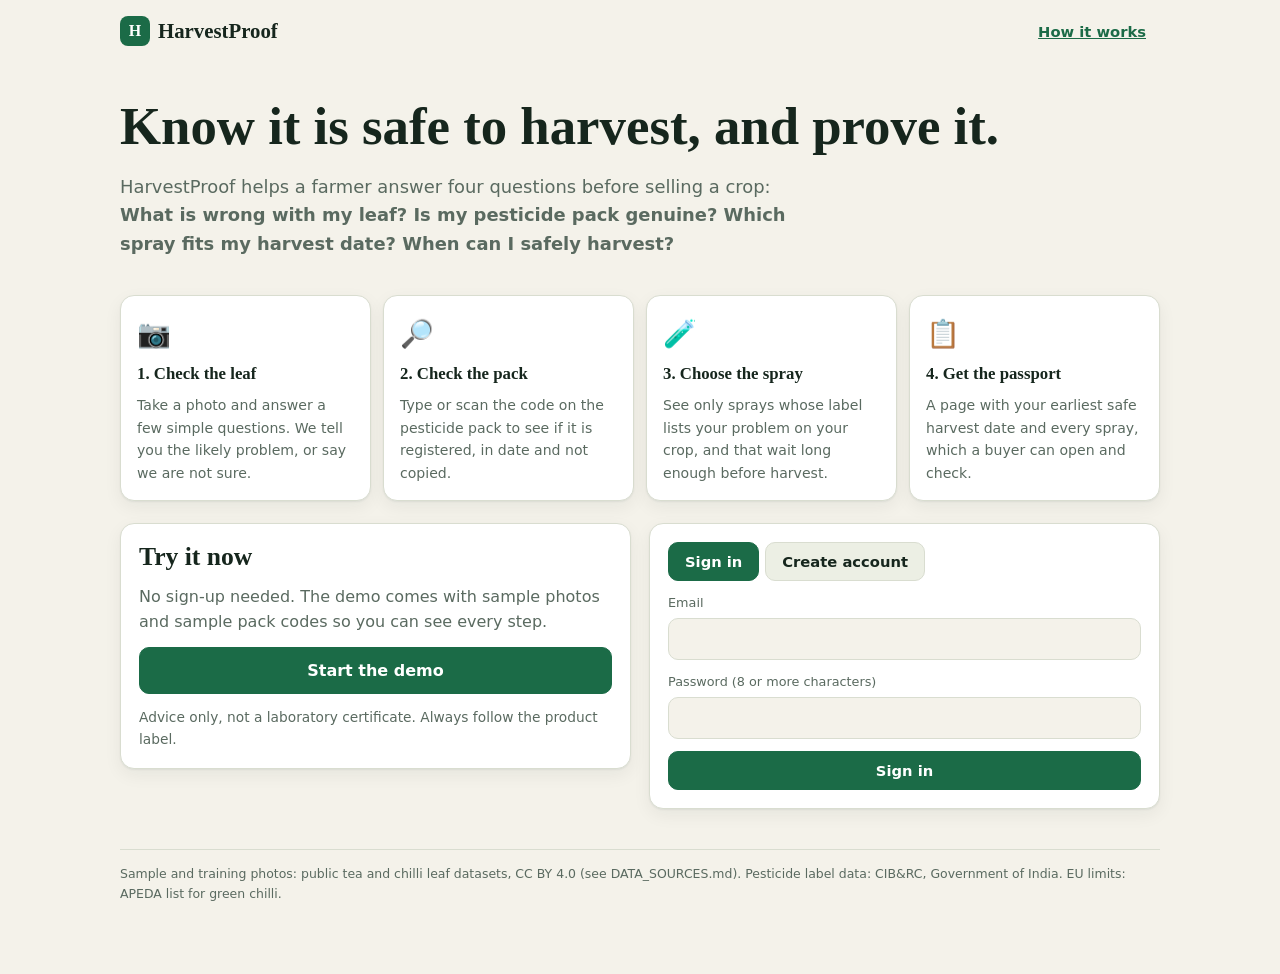
<file: hp/web/index.html>
<!doctype html><html lang="en"><head><meta charset="utf-8"><meta name="viewport" content="width=device-width,initial-scale=1"><title>HarvestProof: safe to harvest, and proof of it</title><link rel="stylesheet" href="style.css"></head><body><div class="w">
<header class="top"><div class="logo"><i>H</i>HarvestProof</div><div class="row"><button class="link" id="nhow">How it works</button><span id="who" class="sm mu"></span><button class="gh s" id="so" hidden>Sign out</button></div></header>

<section id="welcome"><div class="hero"><h1>Know it is safe to harvest, and prove it.</h1>
<p>HarvestProof helps a farmer answer four questions before selling a crop: <b>What is wrong with my leaf? Is my pesticide pack genuine? Which spray fits my harvest date? When can I safely harvest?</b></p></div>
<div class="steps4"><div class="st"><span class="ic">📷</span><b>1. Check the leaf</b><span>Take a photo and answer a few simple questions. We tell you the likely problem, or say we are not sure.</span></div>
<div class="st"><span class="ic">🔎</span><b>2. Check the pack</b><span>Type or scan the code on the pesticide pack to see if it is registered, in date and not copied.</span></div>
<div class="st"><span class="ic">🧪</span><b>3. Choose the spray</b><span>See only sprays whose label lists your problem on your crop, and that wait long enough before harvest.</span></div>
<div class="st"><span class="ic">📋</span><b>4. Get the passport</b><span>A page with your earliest safe harvest date and every spray, which a buyer can open and check.</span></div></div>
<div class="g2" style="margin-top:22px"><div class="card"><h2>Try it now</h2><p class="mu">No sign-up needed. The demo comes with sample photos and sample pack codes so you can see every step.</p><button class="big" id="demo">Start the demo</button><p class="sm mu">Advice only, not a laboratory certificate. Always follow the product label.</p></div>
<div class="card"><div class="tabs"><button class="on" id="tin">Sign in</button><button id="tup">Create account</button></div><label>Email<input id="em" type="email" autocomplete="username"></label><label>Password (8 or more characters)<input id="pw" type="password" autocomplete="current-password"></label>
<div class="r2" id="reg" hidden><label>Your name<input id="nm"></label><label>District<input id="di"></label></div><button id="go">Sign in</button><div class="note bad" id="lme" hidden></div></div></div></section>

<main id="app" hidden>
<div class="note info" id="demobar" hidden><b>Demo mode.</b> Your demo data stays on this server for this browser only. <button class="link" id="mk">Create a real account</button></div>
<nav class="journey" id="journey" aria-label="Steps"></nav>

<section id="p1"><div class="intro"><h2>Step 1. Check the leaf</h2><p>Choose your crop, then show us a leaf. A photo helps, but you can also just answer the questions. We ask only the questions that matter most.</p></div>
<div class="g2"><div class="card"><h3>A. Which crop?</h3><div class="crops" id="crops"></div>
<h3>B. Show us the leaf</h3><label class="drop" for="img"><span style="font-size:1.8rem">📷</span><b>Take a photo or upload one</b><span class="sm mu">One leaf, close up, in good light, on a plain background</span></label><input id="img" type="file" accept="image/*" capture="environment" hidden>
<div><p class="sm mu" style="margin-bottom:6px">No photo handy? Try a sample (real dataset photos the system never trained on):</p><div class="thumbs" id="samples"></div></div>
<div id="pv" hidden class="col"><img id="pvimg" alt="Your leaf photo"><div class="chips" id="meas"></div></div><div class="note info" id="nomodel" hidden></div></div>
<div class="card"><h3>C. What we think</h3><div id="dx" class="col"></div></div></div></section>

<section id="p2" hidden><div class="intro"><h2>Step 2. Check the pesticide pack</h2><p>Every genuine pack has a printed batch code. We check that it is real, registered, not expired and not being copied. Do this <b>before</b> you spray.</p></div>
<div class="g2"><div class="card"><label>Batch code printed on the pack<input id="code" autocomplete="off" spellcheck="false" placeholder="DEMOTR-00001-XXXXXXXX"></label>
<div class="row"><button id="vb">Check this pack</button><button class="gh" id="sc">Scan the QR code</button></div><video id="vid" playsinline hidden style="width:100%;border-radius:10px"></video>
<div id="democ" hidden><p class="sm mu" style="margin-bottom:6px">No pack? Try a demo code. The colour shows what to expect:</p><div class="demo" id="demol"></div></div></div>
<div class="card" id="vres"><div class="empty"><span style="font-size:2rem">🔎</span>The result and the label details for the pack will appear here.</div></div></div></section>

<section id="p3" hidden><div class="intro"><h2>Step 3. Choose and log the spray</h2><p>We list only sprays whose official label names your problem on your crop. Sprays that would make you wait past your harvest date are set aside. After you spray, log it so your passport is updated.</p></div>
<div class="g2"><div class="card"><div class="r2"><label>Field name<input id="field" value="Plot 1" maxlength="30"></label><label>Crop<select id="pcrop"></select></label></div>
<div class="r2"><label>Problem<select id="pdis"></select></label><label>Planned harvest date<input id="hd" type="date"></label></div><button id="pb">Show my spray options</button><div id="ctx" class="sm mu"></div>
<details><summary>Already sprayed? Log it without a recommendation</summary><div class="col" style="margin-top:8px"><p>Uses the pack you checked in step 2.</p><label>Spray date<input id="sd2" type="date"></label><button class="gh" id="log2">Log spray</button></div></details></div>
<div class="col" id="opts"><div class="card empty"><span style="font-size:2rem">🧪</span>Pick your problem and press the button.</div></div></div></section>

<section id="p4" hidden><div class="intro"><h2>Step 4. Your harvest passport</h2><p>This shows the earliest day each field is safe to harvest, based on the label waiting period of every spray you logged. Share the link so a buyer can check it.</p></div><div class="col" id="pass"></div></section>
</main>

<section id="how" hidden><div class="intro"><h2>How HarvestProof works</h2><p>Plain answers to what each part does, and what it does not do.</p></div><div class="col">
<div class="card"><h3>The leaf check (not a neural network)</h3><p>The photo is split into leaf, spots, yellow and white areas. We measure how many spots there are and whether they are long and thin or round. A trained model turns those measurements into probabilities. Your answers to simple questions are added as extra evidence, and we always ask the question that removes the most doubt. If the evidence is not clear we say <b>uncertain</b> instead of guessing.</p><p class="sm mu">Photo analysis exists for <b>tea</b> and <b>chilli</b>, trained on public photos. Rice and grapes use your answers only, because we do not have photos for them yet.</p></div>
<div class="card"><h3>The pack check</h3><p>Each pack code ends in a signature that only the issuer can create, so forged or mistyped codes fail. We also check the batch is registered and in date, and flag a code that has been scanned in many districts within a short time, which suggests copies.</p></div>
<div class="card"><h3>The spray options</h3><p>Products and waiting periods come from India's official list of registered pesticide uses. We only show products whose label names your problem on your crop, drop those that would make you harvest too early, and avoid repeating the same mode of action (this slows resistance).</p></div>
<div class="card"><h3>The passport</h3><p>Safe harvest day = last spray date + the longest label waiting period. It also warns when the EU limit for a product is very strict, because meeting India's waiting period does not guarantee passing an EU residue test.</p></div>
<div class="card"><h3>Words used here</h3><p><b>Waiting period:</b> days that must pass between the last spray and harvest. <b>Mode of action:</b> how a chemical kills the disease. Using the same one repeatedly makes diseases resistant. <b>Residue limit (MRL):</b> the most chemical allowed on food that is sold.</p></div>
<div class="card"><h3>What it is not</h3><p>It is advice, not a laboratory certificate, and not a replacement for an agriculture officer. Photo accuracy is measured on public dataset photos and will be lower on your own field photos. Label data was transcribed from official lists and must be checked against the product label.</p></div></div></section>
<footer>Sample and training photos: public tea and chilli leaf datasets, CC BY 4.0 (see DATA_SOURCES.md). Pesticide label data: CIB&amp;RC, Government of India. EU limits: APEDA list for green chilli.</footer></div>
<div class="toast" id="toast" hidden role="status"></div><script src="app.js"></script></body></html>
</file>
<file: hp/web/style.css>
:root{--bg:#F4F2EA;--sf:#FFFFFF;--ink:#16261D;--mu:#5A6A60;--ln:#D9DDD0;--ch:#ECEFE4;--ac:#1B6B47;--acd:#14543A;--ai:#fff;--okb:#E0F1E6;--ok:#14633F;--wnb:#FBEBC9;--wn:#8A5200;--bdb:#F8DDD9;--bd:#A6271F;--sh:0 1px 2px rgba(20,40,30,.06),0 6px 18px rgba(20,40,30,.06)}
@media(prefers-color-scheme:dark){:root{--bg:#0E1813;--sf:#16231C;--ink:#E7F0E9;--mu:#9DB1A4;--ln:#2A3C31;--ch:#1D2D24;--ac:#4CC596;--acd:#7BDDB5;--ai:#06251A;--okb:#163828;--ok:#6FDDAA;--wnb:#3A2E12;--wn:#EBB652;--bdb:#40201C;--bd:#FF9A90;--sh:none}}
*{box-sizing:border-box}html{scroll-behavior:smooth}body{margin:0;background:var(--bg);color:var(--ink);font:16px/1.6 system-ui,-apple-system,"Segoe UI",sans-serif;padding:0 max(16px,env(safe-area-inset-left))}
.w{max-width:1040px;margin:0 auto;padding-bottom:70px}h1,h2,h3{font-family:Georgia,"Times New Roman",serif;margin:0;line-height:1.15;text-wrap:balance}h1{font-size:clamp(2rem,5.5vw,3.3rem)}h2{font-size:1.6rem}h3{font-size:1.05rem}p{margin:0}
.mu{color:var(--mu)}.sm{font-size:.86rem}.row{display:flex;gap:10px;flex-wrap:wrap;align-items:center}.sp{flex:1}[hidden]{display:none!important}
:focus-visible{outline:3px solid var(--ac);outline-offset:2px}
.top{display:flex;justify-content:space-between;align-items:center;gap:12px;padding:16px 0;flex-wrap:wrap}.logo{font:700 1.3rem Georgia,serif;display:flex;gap:8px;align-items:center}.logo i{font-style:normal;background:var(--ac);color:var(--ai);width:30px;height:30px;border-radius:8px;display:grid;place-items:center;font-size:1rem}
button,.btn{font:600 .92rem system-ui;cursor:pointer;border:1px solid var(--ac);background:var(--ac);color:var(--ai);border-radius:10px;padding:10px 16px;text-decoration:none;display:inline-block}
button:hover{background:var(--acd)}button.gh{background:transparent;color:var(--ac)}button.gh:hover{background:var(--ch)}button.s{padding:5px 10px;font-size:.8rem}button.big{padding:13px 22px;font-size:1rem}button:disabled{opacity:.45;cursor:not-allowed}
.link{background:none;border:0;color:var(--ac);padding:4px;text-decoration:underline}
.hero{padding:34px 0 26px;display:grid;gap:16px}.hero p{max-width:60ch;font-size:1.12rem;color:var(--mu)}
.steps4{display:grid;grid-template-columns:repeat(4,1fr);gap:12px;margin:10px 0 6px}.st{background:var(--sf);border:1px solid var(--ln);border-radius:14px;padding:16px;display:grid;gap:6px;box-shadow:var(--sh)}.st b{font-family:Georgia,serif;font-size:1.05rem}.st .ic{font-size:1.7rem}.st span{font-size:.88rem;color:var(--mu)}
.g2{display:grid;grid-template-columns:1fr 1fr;gap:18px;align-items:start}.col{display:grid;gap:14px}
.card{background:var(--sf);border:1px solid var(--ln);border-radius:14px;padding:18px;display:grid;gap:12px;min-width:0;box-shadow:var(--sh)}
label{font-size:.8rem;color:var(--mu);display:grid;gap:4px}input,select{font:inherit;color:var(--ink);background:var(--bg);border:1px solid var(--ln);border-radius:10px;padding:10px 12px;width:100%}
.r2{display:grid;grid-template-columns:1fr 1fr;gap:10px}
.note{border-radius:10px;padding:11px 13px;font-size:.9rem;background:var(--wnb);color:var(--ink)}.note.ok{background:var(--okb)}.note.bad{background:var(--bdb)}.note.info{background:var(--ch)}
.journey{display:grid;grid-template-columns:repeat(4,1fr);gap:8px;margin:6px 0 22px;position:sticky;top:0;z-index:5;background:var(--bg);padding:8px 0}
.journey button{display:flex;gap:10px;align-items:center;text-align:left;background:var(--sf);color:var(--ink);border:1px solid var(--ln);padding:10px 12px}.journey button:hover{background:var(--ch)}
.journey .n{width:28px;height:28px;border-radius:50%;background:var(--ch);display:grid;place-items:center;font-weight:700;flex:none}.journey small{display:block;color:var(--mu);font-weight:400;font-size:.76rem}
.journey .on{border-color:var(--ac);box-shadow:inset 0 -3px 0 var(--ac)}.journey .on .n{background:var(--ac);color:var(--ai)}.journey .done .n{background:var(--ok);color:var(--ai)}
.intro{display:grid;gap:6px;margin-bottom:16px;max-width:70ch}.intro p{color:var(--mu)}
.crops{display:grid;grid-template-columns:repeat(4,1fr);gap:8px}.crops button{background:var(--bg);color:var(--ink);border:2px solid var(--ln);display:grid;gap:2px;text-align:center;padding:10px 4px}.crops .on{border-color:var(--ac);background:var(--okb)}.crops span{font-size:1.5rem}
.drop{display:grid;place-items:center;gap:4px;border:2px dashed var(--ac);border-radius:14px;padding:20px;text-align:center;cursor:pointer;color:var(--ink);font-size:.95rem;background:var(--bg)}.drop:hover{background:var(--okb)}.drop b{font-size:1rem}
.thumbs{display:grid;grid-template-columns:repeat(3,1fr);gap:8px}.thumbs button{padding:0;background:var(--bg);border:1px solid var(--ln);color:var(--ink);overflow:hidden;text-align:left;border-radius:10px}.thumbs img{width:100%;height:70px;object-fit:cover;display:block}.thumbs span{display:block;padding:4px 7px;font-size:.7rem;line-height:1.3}
#pvimg{width:100%;max-height:230px;object-fit:contain;border-radius:10px;background:var(--ch)}
.chips{display:flex;flex-wrap:wrap;gap:6px}.chip{background:var(--ch);border-radius:8px;padding:4px 9px;font-size:.78rem}.chip b{font-weight:700}
.verdict{border-radius:12px;padding:14px;display:grid;gap:6px}.verdict.ok{background:var(--okb)}.verdict.wn{background:var(--wnb)}.verdict.bad{background:var(--bdb)}.verdict h3{font-size:1.25rem}
.meter{height:10px;border-radius:5px;background:rgba(0,0,0,.1);overflow:hidden}.meter b{display:block;height:100%;background:var(--ac)}
.qcard{border:2px solid var(--ac);border-radius:12px;padding:14px;display:grid;gap:8px}.qcard h3{font-size:1.1rem}
.bars{display:grid;gap:6px}.br{display:grid;grid-template-columns:minmax(110px,1.2fr) 2fr 38px;gap:8px;align-items:center;font-size:.82rem}.br i{display:block;height:9px;border-radius:5px;background:var(--ch)}.br b{display:block;height:100%;border-radius:5px;background:var(--ac)}
details{font-size:.9rem}summary{cursor:pointer;color:var(--ac);font-weight:600}details p{margin-top:6px;color:var(--mu)}
.checks{list-style:none;margin:0;padding:0;display:grid;gap:6px}.checks li{display:grid;grid-template-columns:24px 1fr;gap:8px;font-size:.92rem}.checks .t{font-weight:700;color:var(--ok)}.checks .f{font-weight:700;color:var(--bd)}.checks small{display:block;color:var(--mu)}
table{border-collapse:collapse;width:100%;font-size:.85rem}th,td{text-align:left;padding:6px 8px;border-bottom:1px solid var(--ln)}th{color:var(--mu);font-weight:600}
.demo{display:flex;gap:6px;flex-wrap:wrap}.demo button{background:var(--bg);color:var(--ink);border:1px solid var(--ln);font:500 .78rem ui-monospace,monospace;padding:6px 9px}.demo .genuine{border-left:4px solid var(--ok)}.demo .expired,.demo .forged,.demo .cloned{border-left:4px solid var(--bd)}
.opt{border:1px solid var(--ln);border-radius:12px;padding:14px;display:grid;gap:8px;background:var(--sf)}.opt.best{border:2px solid var(--ac);background:var(--okb)}.opt h3{font-size:1.05rem}.opt .no{opacity:.75}
.tag{font-size:.72rem;font-weight:700;border-radius:99px;padding:2px 9px;background:var(--ch);display:inline-block}.tag.ok{background:var(--ok);color:var(--ai)}.tag.wn{background:var(--wnb);color:var(--wn)}
.eu{font-size:.82rem;border-radius:8px;padding:6px 9px}.eu.strict{background:var(--wnb)}.eu.unknown,.eu.ok{background:var(--ch)}
.pass{background:var(--sf);border:1px solid var(--ln);border-top:6px solid var(--ok);border-radius:14px;padding:18px;display:grid;gap:12px;box-shadow:var(--sh)}.pass.hold{border-top-color:#C77700}
.badge{font-weight:800;border-radius:10px;padding:8px 14px;background:var(--okb);color:var(--ok);letter-spacing:.02em}.pass.hold .badge{background:var(--wnb);color:var(--wn)}.bigdate{font:700 2rem Georgia,serif}
.tl{list-style:none;margin:0;padding:0 0 0 14px;border-left:3px solid var(--ln);display:grid;gap:12px}.tl li{display:grid;gap:3px;font-size:.9rem;position:relative}.tl li:before{content:"";position:absolute;left:-21px;top:7px;width:11px;height:11px;border-radius:50%;background:var(--ac)}
.empty{text-align:center;padding:30px 10px;display:grid;gap:10px;justify-items:center;color:var(--mu)}
.toast{position:fixed;bottom:18px;left:50%;transform:translateX(-50%);background:var(--ink);color:var(--bg);padding:11px 18px;border-radius:12px;z-index:20;font-size:.92rem;max-width:90vw}
.tabs{display:flex;gap:6px}.tabs button{background:var(--ch);color:var(--ink);border-color:var(--ln)}.tabs .on{background:var(--ac);color:var(--ai);border-color:var(--ac)}
footer{font-size:.78rem;color:var(--mu);border-top:1px solid var(--ln);padding-top:14px;margin-top:40px}
@media(max-width:820px){.g2,.r2{grid-template-columns:1fr}.steps4,.journey{grid-template-columns:1fr 1fr}.journey small{display:none}}
@media print{body *{visibility:hidden}.printing,.printing *{visibility:visible}.printing{position:absolute;left:0;top:0;width:100%;box-shadow:none}.printing button{display:none}}
</file>
